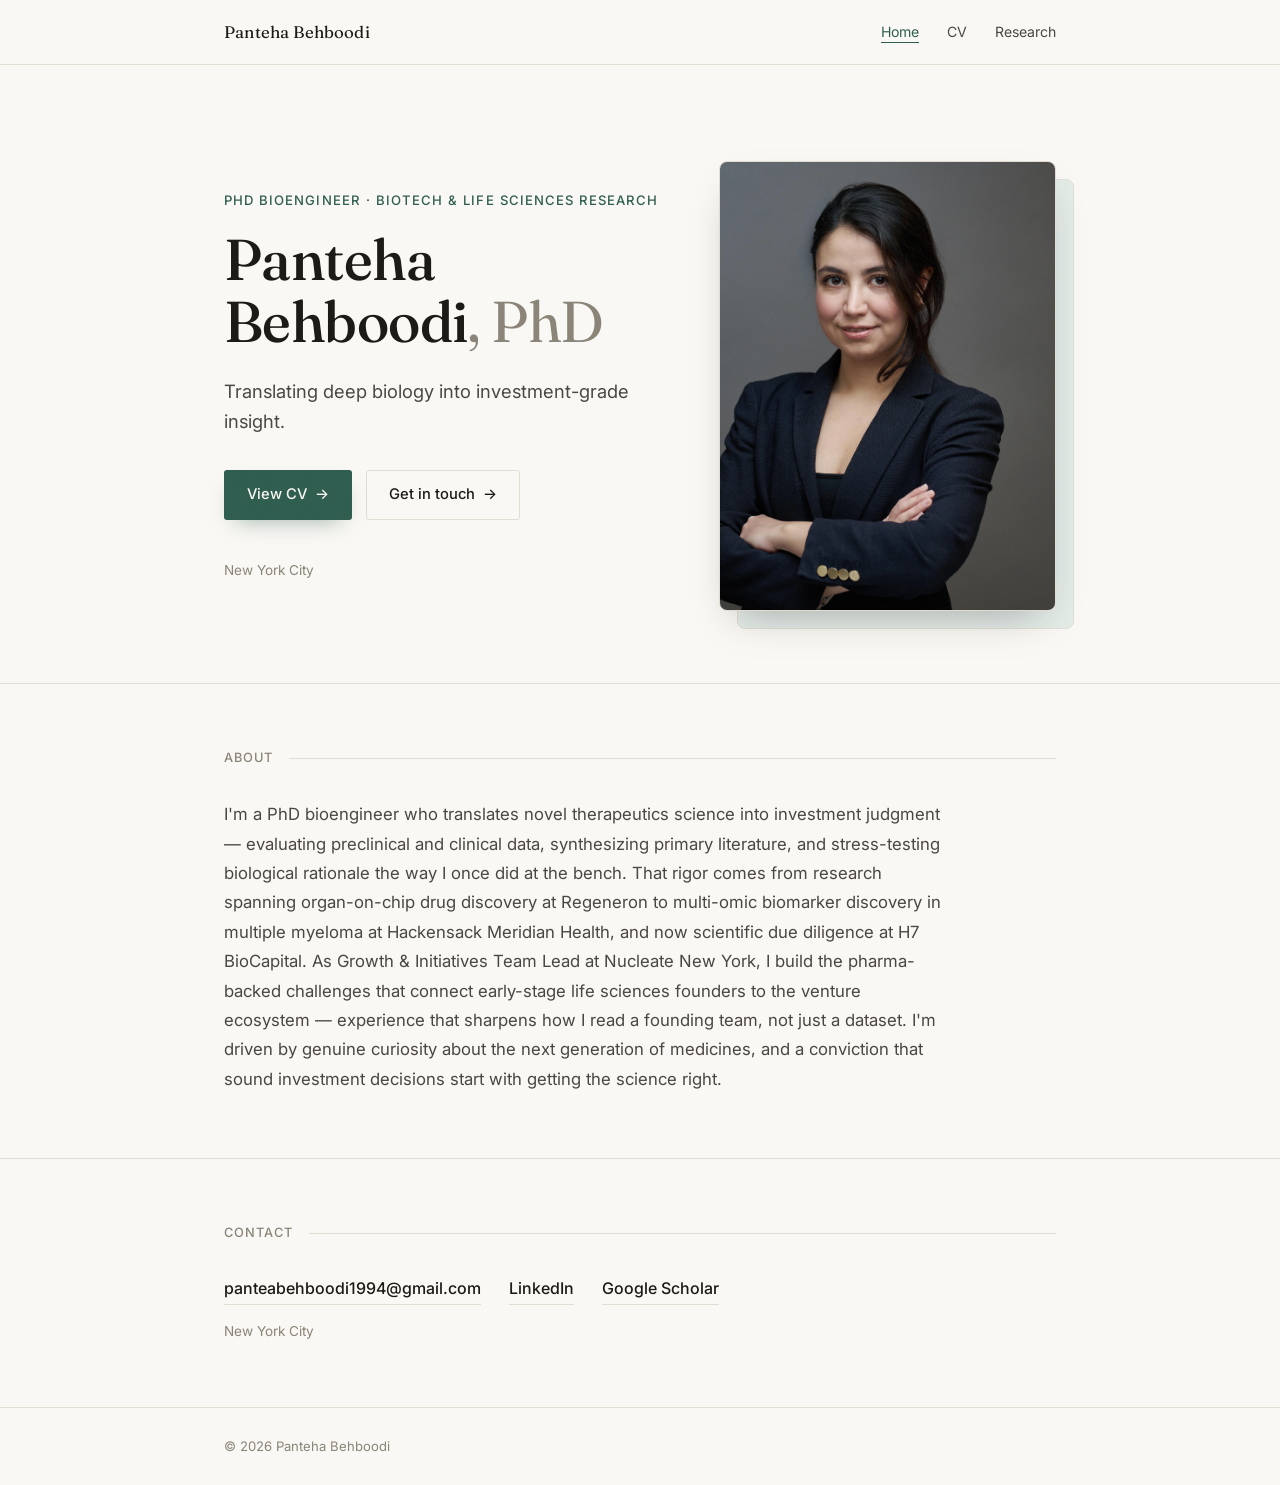
<file: index.html>
<!DOCTYPE html>
<html lang="en">
<head>
<meta charset="UTF-8">
<meta name="viewport" content="width=device-width, initial-scale=1.0">
<title>Panteha Behboodi, PhD</title>
<meta name="description" content="Panteha Behboodi, PhD — bioengineer applying translational science and scientific due diligence to biotech and medtech venture investing.">
<link rel="icon" href="data:image/svg+xml,%3Csvg xmlns='http://www.w3.org/2000/svg' viewBox='0 0 64 64'%3E%3Crect width='64' height='64' rx='14' fill='%232f5d4f'/%3E%3Ctext x='32' y='43' font-family='Georgia,serif' font-size='30' fill='%23faf8f4' text-anchor='middle'%3EPB%3C/text%3E%3C/svg%3E">
<link rel="preconnect" href="https://fonts.googleapis.com">
<link rel="preconnect" href="https://fonts.gstatic.com" crossorigin>
<link href="https://fonts.googleapis.com/css2?family=Fraunces:opsz,wght@9..144,400;9..144,500;9..144,600&family=Inter:wght@400;500;600&display=swap" rel="stylesheet">
<link rel="stylesheet" href="css/style.css">
</head>
<body data-page="home">

<div class="noise-overlay" aria-hidden="true"></div>
<div class="scroll-progress" aria-hidden="true"><span></span></div>

<header class="site-header">
  <div class="wrap header-inner">
    <a href="index.html" class="logo">Panteha Behboodi</a>
    <nav class="main-nav">
      <button class="nav-toggle" aria-label="Toggle navigation" aria-expanded="false">
        <span></span><span></span><span></span>
      </button>
      <ul class="nav-links">
        <li><a href="index.html" data-page="home">Home</a></li>
        <li><a href="cv.html" data-page="cv">CV</a></li>
        <li><a href="research.html" data-page="research">Research</a></li>
      </ul>
    </nav>
  </div>
</header>

<main>

  <!-- HERO -->
  <section class="hero">
    <div class="wrap hero-inner">
      <div class="hero-text">
        <p class="hero-eyebrow">PhD Bioengineer &middot; Biotech &amp; Life Sciences Research</p>
        <h1>Panteha Behboodi<span class="cred">, PhD</span></h1>
        <p class="hero-lede">Translating deep biology into investment-grade insight.</p>
        <div class="hero-actions">
          <a href="cv.html" class="btn btn-primary">View CV</a>
          <a href="#contact" class="btn btn-ghost">Get in touch</a>
        </div>
        <p class="hero-location">New York City</p>
      </div>
      <div class="hero-photo-wrap">
        <div class="hero-photo-frame" aria-hidden="true"></div>
        <div class="hero-photo">
          <img src="assets/headshot.jpg" alt="Portrait of Panteha Behboodi">
        </div>
      </div>
    </div>
  </section>

  <!-- ABOUT -->
  <section id="about" class="section about">
    <div class="wrap">
      <p class="section-label">About</p>
      <div class="about-grid">
        <p class="about-text">
          I'm a PhD bioengineer who translates novel therapeutics science into investment
          judgment &mdash; evaluating preclinical and clinical data, synthesizing primary
          literature, and stress-testing biological rationale the way I once did at the
          bench. That rigor comes from research spanning organ-on-chip drug discovery at
          Regeneron to multi-omic biomarker discovery in multiple myeloma at Hackensack
          Meridian Health, and now scientific due diligence at H7 BioCapital. As Growth
          &amp; Initiatives Team Lead at Nucleate New York, I build the pharma-backed
          challenges that connect
          early-stage life sciences founders to the venture ecosystem &mdash; experience
          that sharpens how I read a founding team, not just a dataset. I'm driven by
          genuine curiosity about the next generation of medicines, and a conviction that
          sound investment decisions start with getting the science right.
        </p>
      </div>
    </div>
  </section>

  <!-- CONTACT -->
  <section id="contact" class="section contact">
    <div class="wrap">
      <p class="section-label">Contact</p>
      <div class="contact-links">
        <a href="mailto:panteabehboodi1994@gmail.com" class="contact-link">panteabehboodi1994@gmail.com</a>
        <a href="https://www.linkedin.com/in/panteha-behboodi-753b9969/" target="_blank" rel="noopener" id="linkedin-link" class="contact-link">LinkedIn</a>
        <a href="https://scholar.google.com/citations?user=2huU-koAAAAJ&amp;hl=en" target="_blank" rel="noopener" id="scholar-link-2" class="contact-link">Google Scholar</a>
      </div>
      <p class="contact-location">New York City</p>
    </div>
  </section>

</main>

<footer class="site-footer">
  <div class="wrap footer-inner">
    <p>&copy; <span id="year"></span> Panteha Behboodi</p>
  </div>
</footer>

<script src="js/script.js"></script>
</body>
</html>
</file>
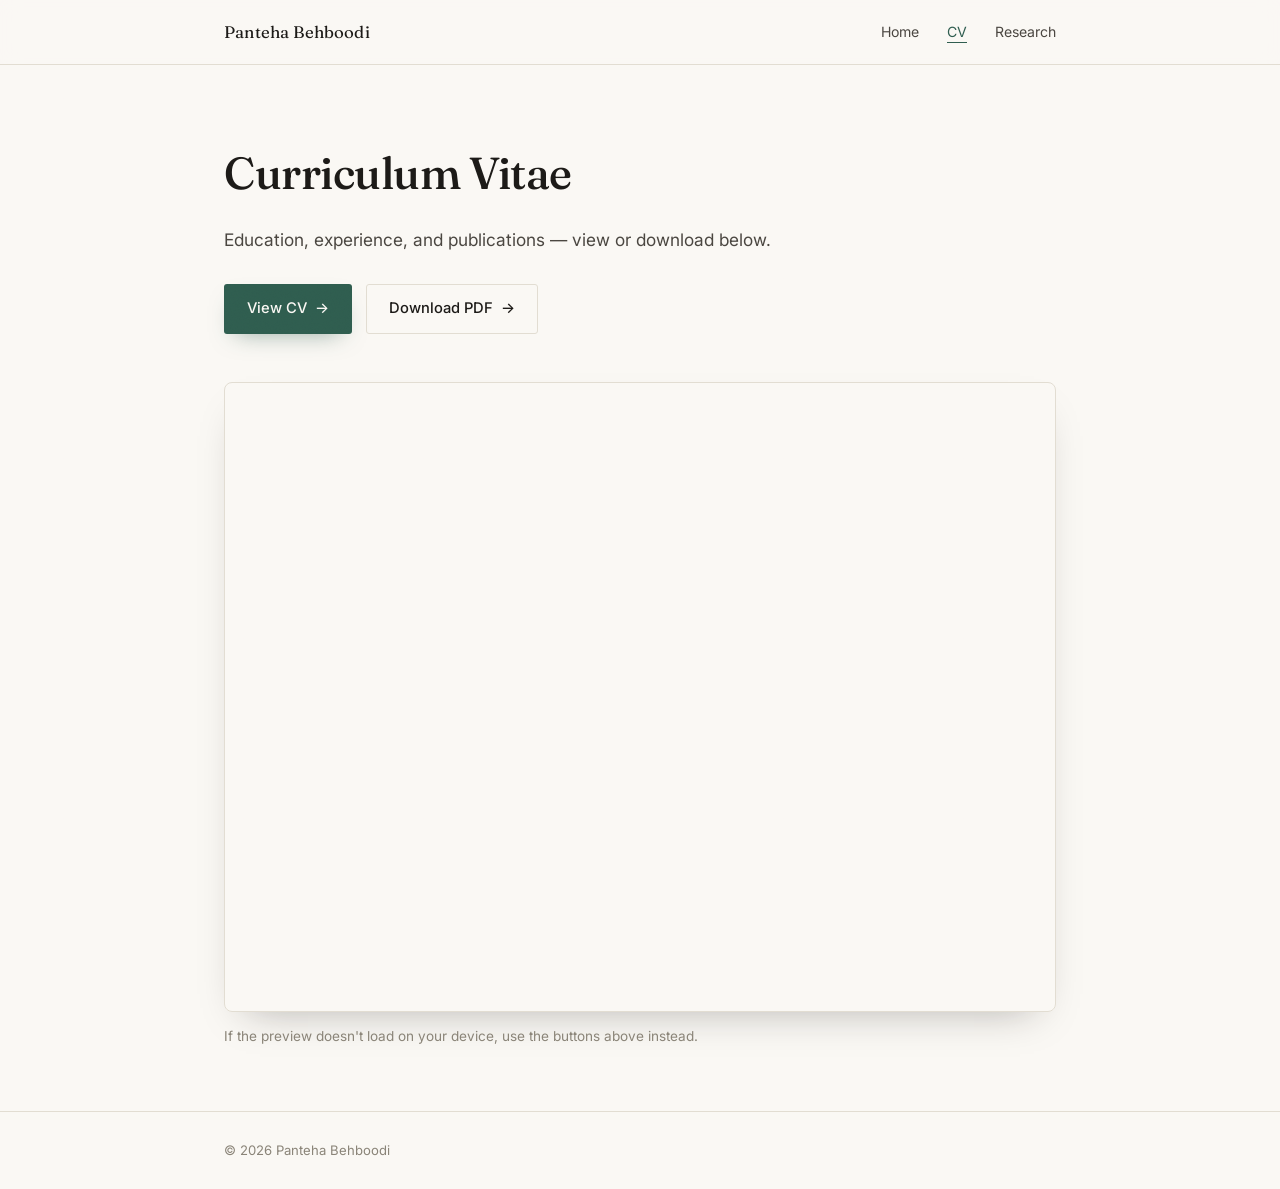
<file: cv.html>
<!DOCTYPE html>
<html lang="en">
<head>
<meta charset="UTF-8">
<meta name="viewport" content="width=device-width, initial-scale=1.0">
<title>CV — Panteha Behboodi, PhD</title>
<meta name="description" content="Curriculum vitae for Panteha Behboodi, PhD — bioengineering, translational research, and biotech venture experience.">
<link rel="icon" href="data:image/svg+xml,%3Csvg xmlns='http://www.w3.org/2000/svg' viewBox='0 0 64 64'%3E%3Crect width='64' height='64' rx='14' fill='%232f5d4f'/%3E%3Ctext x='32' y='43' font-family='Georgia,serif' font-size='30' fill='%23faf8f4' text-anchor='middle'%3EPB%3C/text%3E%3C/svg%3E">
<link rel="preconnect" href="https://fonts.googleapis.com">
<link rel="preconnect" href="https://fonts.gstatic.com" crossorigin>
<link href="https://fonts.googleapis.com/css2?family=Fraunces:opsz,wght@9..144,400;9..144,500;9..144,600&family=Inter:wght@400;500;600&display=swap" rel="stylesheet">
<link rel="stylesheet" href="css/style.css">
</head>
<body data-page="cv">

<div class="noise-overlay" aria-hidden="true"></div>
<div class="scroll-progress" aria-hidden="true"><span></span></div>

<header class="site-header">
  <div class="wrap header-inner">
    <a href="index.html" class="logo">Panteha Behboodi</a>
    <nav class="main-nav">
      <button class="nav-toggle" aria-label="Toggle navigation" aria-expanded="false">
        <span></span><span></span><span></span>
      </button>
      <ul class="nav-links">
        <li><a href="index.html" data-page="home">Home</a></li>
        <li><a href="cv.html" data-page="cv">CV</a></li>
        <li><a href="research.html" data-page="research">Research</a></li>
      </ul>
    </nav>
  </div>
</header>

<main>

  <section class="page-header">
    <div class="wrap">
      <h1>Curriculum Vitae</h1>
      <p class="page-lede">Education, experience, and publications — view or download below.</p>
      <div class="cv-actions">
        <a href="assets/Panteha-Behboodi-CV.pdf" target="_blank" rel="noopener" class="btn btn-primary">View CV</a>
        <a href="assets/Panteha-Behboodi-CV.pdf" download class="btn btn-ghost">Download PDF</a>
      </div>
    </div>
  </section>

  <section class="section cv-preview">
    <div class="wrap">
      <div class="cv-embed">
        <iframe src="assets/Panteha-Behboodi-CV.pdf" title="Panteha Behboodi CV" loading="lazy"></iframe>
      </div>
      <p class="cv-fallback">If the preview doesn't load on your device, use the buttons above instead.</p>
    </div>
  </section>

</main>

<footer class="site-footer">
  <div class="wrap footer-inner">
    <p>&copy; <span id="year"></span> Panteha Behboodi</p>
  </div>
</footer>

<script src="js/script.js"></script>
</body>
</html>
</file>
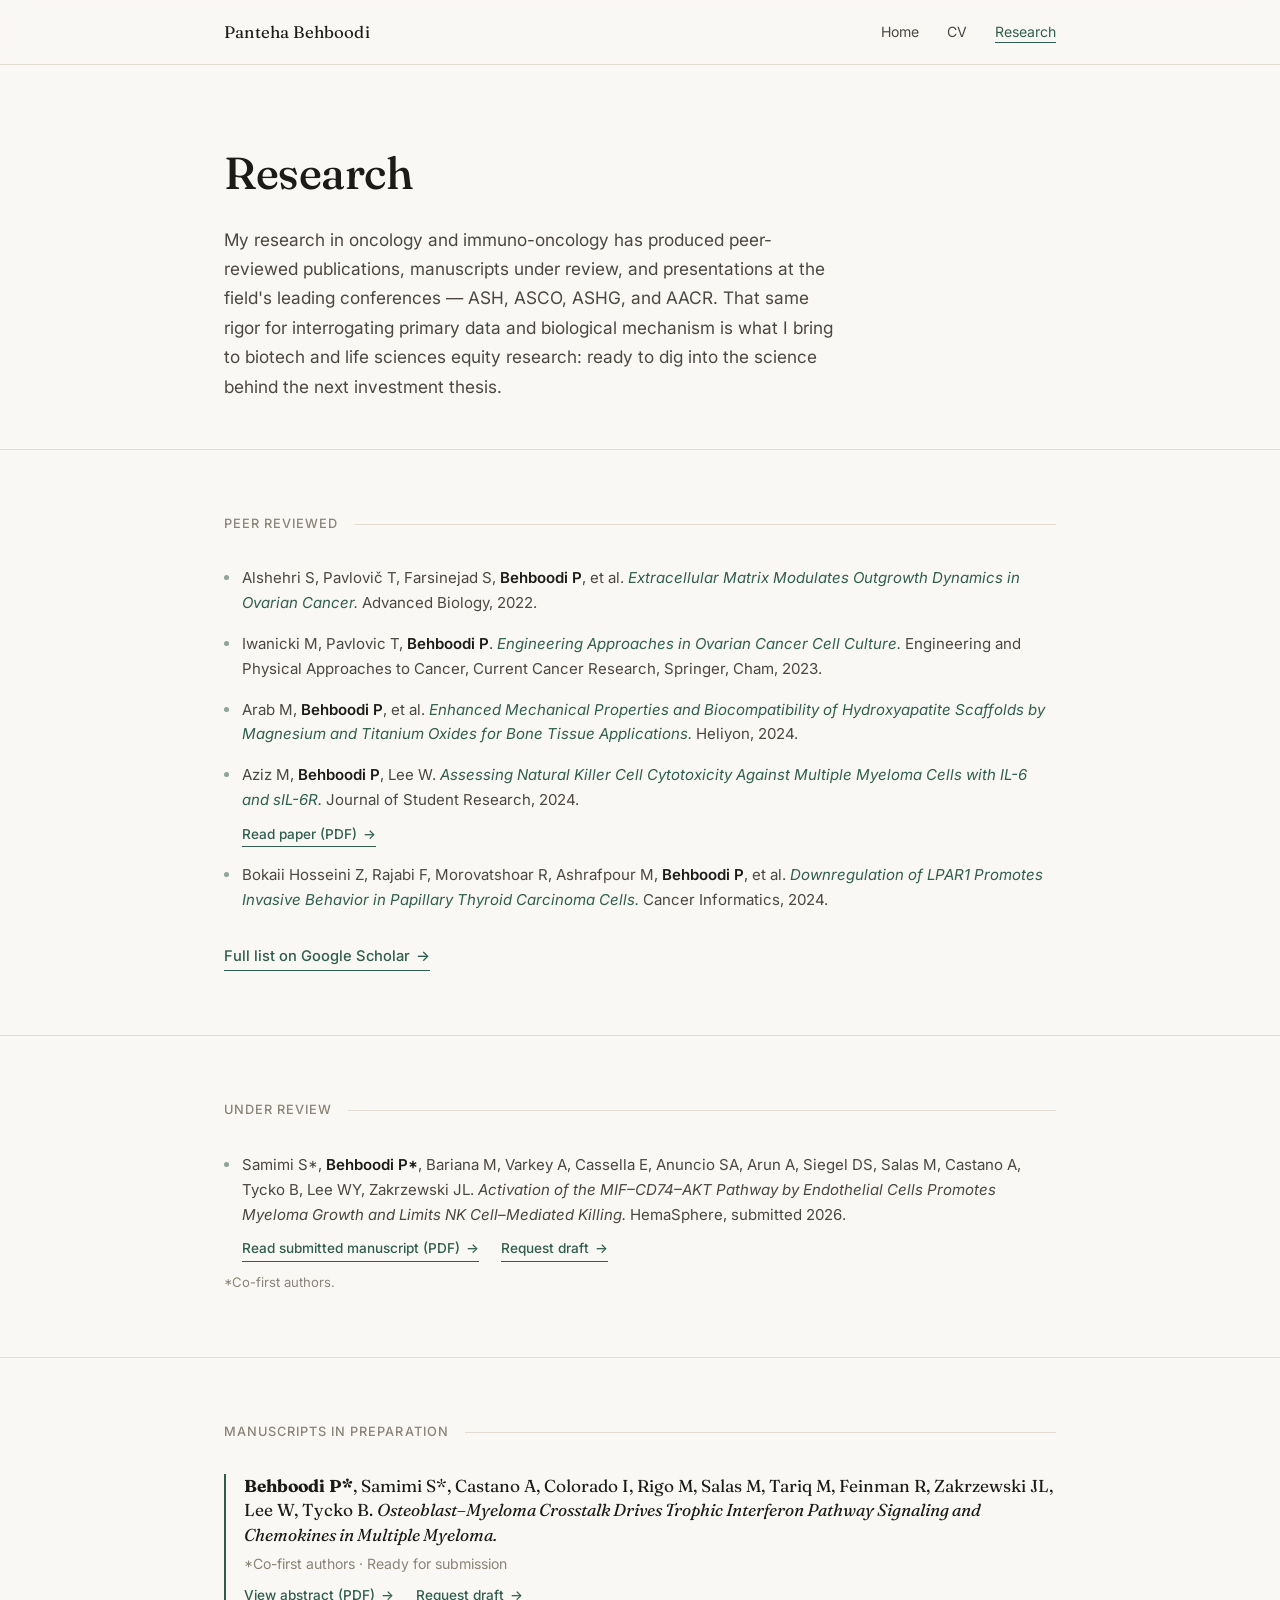
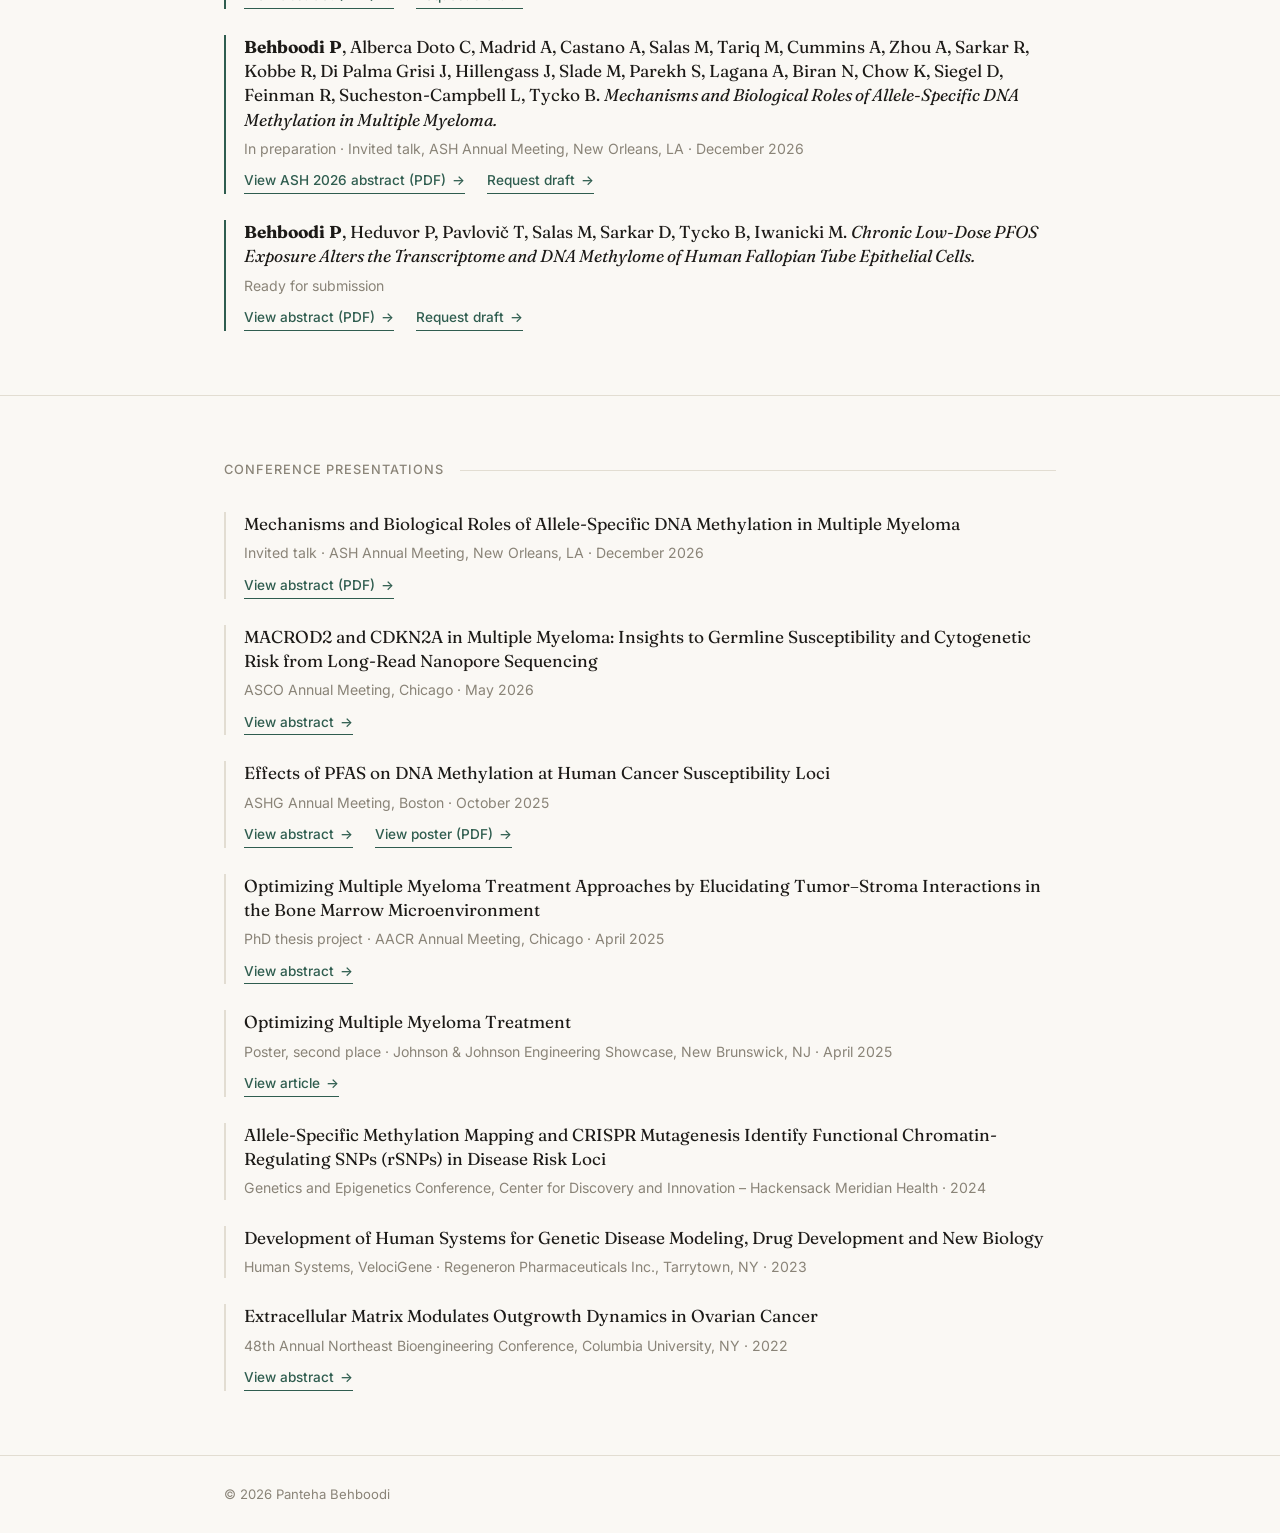
<file: research.html>
<!DOCTYPE html>
<html lang="en">
<head>
<meta charset="UTF-8">
<meta name="viewport" content="width=device-width, initial-scale=1.0">
<title>Research — Panteha Behboodi, PhD</title>
<meta name="description" content="Research interests, publications, manuscripts in preparation, and conference presentations from Panteha Behboodi, PhD.">
<link rel="icon" href="data:image/svg+xml,%3Csvg xmlns='http://www.w3.org/2000/svg' viewBox='0 0 64 64'%3E%3Crect width='64' height='64' rx='14' fill='%232f5d4f'/%3E%3Ctext x='32' y='43' font-family='Georgia,serif' font-size='30' fill='%23faf8f4' text-anchor='middle'%3EPB%3C/text%3E%3C/svg%3E">
<link rel="preconnect" href="https://fonts.googleapis.com">
<link rel="preconnect" href="https://fonts.gstatic.com" crossorigin>
<link href="https://fonts.googleapis.com/css2?family=Fraunces:opsz,wght@9..144,400;9..144,500;9..144,600&family=Inter:wght@400;500;600&display=swap" rel="stylesheet">
<link rel="stylesheet" href="css/style.css">
</head>
<body data-page="research">

<div class="noise-overlay" aria-hidden="true"></div>
<div class="scroll-progress" aria-hidden="true"><span></span></div>

<header class="site-header">
  <div class="wrap header-inner">
    <a href="index.html" class="logo">Panteha Behboodi</a>
    <nav class="main-nav">
      <button class="nav-toggle" aria-label="Toggle navigation" aria-expanded="false">
        <span></span><span></span><span></span>
      </button>
      <ul class="nav-links">
        <li><a href="index.html" data-page="home">Home</a></li>
        <li><a href="cv.html" data-page="cv">CV</a></li>
        <li><a href="research.html" data-page="research">Research</a></li>
      </ul>
    </nav>
  </div>
</header>

<main>

  <section class="page-header">
    <div class="wrap">
      <h1>Research</h1>
      <p class="page-lede">
        My research in oncology and immuno-oncology has produced
        peer-reviewed publications, manuscripts under review, and presentations at the
        field's leading conferences &mdash; ASH, ASCO, ASHG, and AACR. That same rigor for
        interrogating primary data and biological mechanism is what I bring to biotech and
        life sciences equity research: ready to dig into the science behind the next
        investment thesis.
      </p>
    </div>
  </section>

  <!-- PEER REVIEWED -->
  <section id="peer-reviewed" class="section peer-reviewed">
    <div class="wrap">
      <p class="section-label">Peer Reviewed</p>
      <ul class="pub-list">
        <li>Alshehri S, Pavlovi&#269; T, Farsinejad S, <strong>Behboodi P</strong>, et al. <a href="https://advanced.onlinelibrary.wiley.com/doi/10.1002/adbi.202200197" target="_blank" rel="noopener"><em>Extracellular Matrix Modulates Outgrowth Dynamics in Ovarian Cancer.</em></a> Advanced Biology, 2022.</li>
        <li>Iwanicki M, Pavlovic T, <strong>Behboodi P</strong>. <a href="https://doi.org/10.1007/978-3-031-22802-5_8" target="_blank" rel="noopener"><em>Engineering Approaches in Ovarian Cancer Cell Culture.</em></a> Engineering and Physical Approaches to Cancer, Current Cancer Research, Springer, Cham, 2023.</li>
        <li>Arab M, <strong>Behboodi P</strong>, et al. <a href="https://doi.org/10.1016/j.heliyon.2024.e33847" target="_blank" rel="noopener"><em>Enhanced Mechanical Properties and Biocompatibility of Hydroxyapatite Scaffolds by Magnesium and Titanium Oxides for Bone Tissue Applications.</em></a> Heliyon, 2024.</li>
        <li>Aziz M, <strong>Behboodi P</strong>, Lee W. <a href="https://www.jsr.org/index.php/path/article/download/2645/1516/12007" target="_blank" rel="noopener"><em>Assessing Natural Killer Cell Cytotoxicity Against Multiple Myeloma Cells with IL-6 and sIL-6R.</em></a> Journal of Student Research, 2024.
          <a href="https://pbehbood.github.io/publications/papers/Aziz-Behboodi-Lee-2024-JSR.pdf" target="_blank" rel="noopener" class="paper-link">Read paper (PDF)</a>
        </li>
        <li>Bokaii Hosseini Z, Rajabi F, Morovatshoar R, Ashrafpour M, <strong>Behboodi P</strong>, et al. <a href="https://journals.sagepub.com/doi/full/10.1177/11769351241277012" target="_blank" rel="noopener"><em>Downregulation of LPAR1 Promotes Invasive Behavior in Papillary Thyroid Carcinoma Cells.</em></a> Cancer Informatics, 2024.</li>
      </ul>
      <p class="pub-link">
        <a href="https://scholar.google.com/citations?user=2huU-koAAAAJ&amp;hl=en" target="_blank" rel="noopener" id="scholar-link">Full list on Google Scholar</a>
      </p>
    </div>
  </section>

  <!-- UNDER REVIEW -->
  <section id="under-review" class="section under-review">
    <div class="wrap">
      <p class="section-label">Under Review</p>
      <ul class="pub-list">
        <li>Samimi S&#42;, <strong>Behboodi P&#42;</strong>, Bariana M, Varkey A, Cassella E, Anuncio SA, Arun A, Siegel DS, Salas M, Castano A, Tycko B, Lee WY, Zakrzewski JL. <em>Activation of the MIF&ndash;CD74&ndash;AKT Pathway by Endothelial Cells Promotes Myeloma Growth and Limits NK Cell&ndash;Mediated Killing.</em> HemaSphere, submitted 2026.
          <span class="paper-links">
            <a href="https://pbehbood.github.io/publications/papers/Samimi-Behboodi-2026-HemaSphere-submitted.pdf" target="_blank" rel="noopener" class="paper-link">Read submitted manuscript (PDF)</a>
            <a href="mailto:panteabehboodi1994@gmail.com?subject=Draft%20request%3A%20MIF-CD74-AKT%20endothelial%20cells%20in%20myeloma" class="paper-link">Request draft</a>
          </span>
        </li>
      </ul>
      <p class="pub-note">&#42;Co-first authors.</p>
    </div>
  </section>

  <!-- MANUSCRIPTS IN PREPARATION -->
  <section id="in-preparation" class="section in-preparation">
    <div class="wrap">
      <p class="section-label">Manuscripts in Preparation</p>
      <ul class="paper-list">
        <li class="paper-item">
          <p class="paper-title"><strong>Behboodi P&#42;</strong>, Samimi S&#42;, Castano A, Colorado I, Rigo M, Salas M, Tariq M, Feinman R, Zakrzewski JL, Lee W, Tycko B. <em>Osteoblast&ndash;Myeloma Crosstalk Drives Trophic Interferon Pathway Signaling and Chemokines in Multiple Myeloma.</em></p>
          <p class="paper-meta">&#42;Co-first authors &middot; Ready for submission</p>
          <span class="paper-links">
            <a href="https://pbehbood.github.io/publications/papers/Behboodi-Samimi-Osteoblast-Myeloma-abstract.pdf" target="_blank" rel="noopener" class="paper-link">View abstract (PDF)</a>
            <a href="mailto:panteabehboodi1994@gmail.com?subject=Draft%20request%3A%20Osteoblast-myeloma%20crosstalk" class="paper-link">Request draft</a>
          </span>
        </li>
        <li class="paper-item">
          <p class="paper-title"><strong>Behboodi P</strong>, Alberca Doto C, Madrid A, Castano A, Salas M, Tariq M, Cummins A, Zhou A, Sarkar R, Kobbe R, Di Palma Grisi J, Hillengass J, Slade M, Parekh S, Lagana A, Biran N, Chow K, Siegel D, Feinman R, Sucheston-Campbell L, Tycko B. <em>Mechanisms and Biological Roles of Allele-Specific DNA Methylation in Multiple Myeloma.</em></p>
          <p class="paper-meta">In preparation &middot; Invited talk, ASH Annual Meeting, New Orleans, LA &middot; December 2026</p>
          <span class="paper-links">
            <a href="https://pbehbood.github.io/publications/papers/Behboodi-ASH-2026-abstract.pdf" target="_blank" rel="noopener" class="paper-link">View ASH 2026 abstract (PDF)</a>
            <a href="mailto:panteabehboodi1994@gmail.com?subject=Draft%20request%3A%20Allele-specific%20methylation%20in%20MM" class="paper-link">Request draft</a>
          </span>
        </li>
        <li class="paper-item">
          <p class="paper-title"><strong>Behboodi P</strong>, Heduvor P, Pavlovi&#269; T, Salas M, Sarkar D, Tycko B, Iwanicki M. <em>Chronic Low-Dose PFOS Exposure Alters the Transcriptome and DNA Methylome of Human Fallopian Tube Epithelial Cells.</em></p>
          <p class="paper-meta">Ready for submission</p>
          <span class="paper-links">
            <a href="https://pbehbood.github.io/publications/papers/Behboodi-PFOS-FNE-abstract.pdf" target="_blank" rel="noopener" class="paper-link">View abstract (PDF)</a>
            <a href="mailto:panteabehboodi1994@gmail.com?subject=Draft%20request%3A%20PFOS%20fallopian%20tube%20epithelial%20cells" class="paper-link">Request draft</a>
          </span>
        </li>
      </ul>
    </div>
  </section>

  <!-- CONFERENCE PRESENTATIONS -->
  <section id="conference-presentations" class="section conference-presentations">
    <div class="wrap">
      <p class="section-label">Conference Presentations</p>
      <ul class="paper-list">
        <li class="paper-item is-progress">
          <p class="paper-title">Mechanisms and Biological Roles of Allele-Specific DNA Methylation in Multiple Myeloma</p>
          <p class="paper-meta">Invited talk &middot; ASH Annual Meeting, New Orleans, LA &middot; December 2026</p>
          <a href="https://pbehbood.github.io/publications/papers/Behboodi-ASH-2026-abs26-15093.pdf" target="_blank" rel="noopener" class="paper-link">View abstract (PDF)</a>
        </li>
        <li class="paper-item is-progress">
          <p class="paper-title">MACROD2 and CDKN2A in Multiple Myeloma: Insights to Germline Susceptibility and Cytogenetic Risk from Long-Read Nanopore Sequencing</p>
          <p class="paper-meta">ASCO Annual Meeting, Chicago &middot; May 2026</p>
          <a href="https://www.asco.org/abstracts-presentations/262455" target="_blank" rel="noopener" class="paper-link">View abstract</a>
        </li>
        <li class="paper-item is-progress">
          <p class="paper-title">Effects of PFAS on DNA Methylation at Human Cancer Susceptibility Loci</p>
          <p class="paper-meta">ASHG Annual Meeting, Boston &middot; October 2025</p>
          <span class="paper-links">
            <a href="https://meetings.ashg.org/event/ASHG25/sessions/SES79DJR9WL3FRG4O" target="_blank" rel="noopener" class="paper-link">View abstract</a>
            <a href="https://pbehbood.github.io/publications/papers/Behboodi-ASHG-2025-PFOS-poster.pdf" target="_blank" rel="noopener" class="paper-link">View poster (PDF)</a>
          </span>
        </li>
        <li class="paper-item is-progress">
          <p class="paper-title">Optimizing Multiple Myeloma Treatment Approaches by Elucidating Tumor&ndash;Stroma Interactions in the Bone Marrow Microenvironment</p>
          <p class="paper-meta">PhD thesis project &middot; AACR Annual Meeting, Chicago &middot; April 2025</p>
          <a href="https://aacrjournals.org/cancerres/article/85/8_Supplement_1/5237/759872" target="_blank" rel="noopener" class="paper-link">View abstract</a>
        </li>
        <li class="paper-item is-progress">
          <p class="paper-title">Optimizing Multiple Myeloma Treatment</p>
          <p class="paper-meta">Poster, second place &middot; Johnson &amp; Johnson Engineering Showcase, New Brunswick, NJ &middot; April 2025</p>
          <a href="https://www.stevens.edu/news/panteha-behboodi-wins-second-place-at-johnson-and-johnson-engineering" target="_blank" rel="noopener" class="paper-link">View article</a>
        </li>
        <li class="paper-item is-progress">
          <p class="paper-title">Allele-Specific Methylation Mapping and CRISPR Mutagenesis Identify Functional Chromatin-Regulating SNPs (rSNPs) in Disease Risk Loci</p>
          <p class="paper-meta">Genetics and Epigenetics Conference, Center for Discovery and Innovation &ndash; Hackensack Meridian Health &middot; 2024</p>
        </li>
        <li class="paper-item is-progress">
          <p class="paper-title">Development of Human Systems for Genetic Disease Modeling, Drug Development and New Biology</p>
          <p class="paper-meta">Human Systems, VelociGene &middot; Regeneron Pharmaceuticals Inc., Tarrytown, NY &middot; 2023</p>
        </li>
        <li class="paper-item is-progress">
          <p class="paper-title">Extracellular Matrix Modulates Outgrowth Dynamics in Ovarian Cancer</p>
          <p class="paper-meta">48th Annual Northeast Bioengineering Conference, Columbia University, NY &middot; 2022</p>
          <a href="https://www.proquest.com/openview/ee0d293ffc2c93ebaf424b2d7efd7583/1?pq-origsite=gscholar&amp;cbl=5161120" target="_blank" rel="noopener" class="paper-link">View abstract</a>
        </li>
      </ul>
    </div>
  </section>

</main>

<footer class="site-footer">
  <div class="wrap footer-inner">
    <p>&copy; <span id="year"></span> Panteha Behboodi</p>
  </div>
</footer>

<script src="js/script.js"></script>
</body>
</html>
</file>
<file: css/style.css>
/* ============================
   Tokens
============================ */
:root {
  --bg: #faf8f4;
  --bg-alt: #f2efe8;
  --ink: #1c1a17;
  --ink-soft: #4a4640;
  --ink-faint: #8a8478;
  --accent: #2f5d4f;
  --accent-soft: #e4ece8;
  --line: #e2ddd2;
  --card-bg: #ffffff;

  --font-serif: 'Fraunces', Georgia, 'Times New Roman', serif;
  --font-sans: 'Inter', -apple-system, BlinkMacSystemFont, 'Segoe UI', sans-serif;

  --max: 880px;
  --gutter: 24px;
}

@media (prefers-color-scheme: dark) {
  :root {
    --bg: #161512;
    --bg-alt: #1c1b18;
    --ink: #f2efe8;
    --ink-soft: #c9c3b6;
    --ink-faint: #837d70;
    --accent: #7fb8a2;
    --accent-soft: #223530;
    --line: #2c2a25;
    --card-bg: #1c1b18;
  }
}

* { box-sizing: border-box; }
html { scroll-behavior: smooth; }

body {
  margin: 0;
  background: var(--bg);
  color: var(--ink);
  font-family: var(--font-sans);
  font-size: 16px;
  line-height: 1.6;
  -webkit-font-smoothing: antialiased;
}

.wrap {
  max-width: var(--max);
  margin: 0 auto;
  padding: 0 var(--gutter);
}

h1, h2, h3 {
  font-family: var(--font-serif);
  font-weight: 500;
  color: var(--ink);
  margin: 0;
}

a {
  color: inherit;
  text-decoration: none;
}

ul { margin: 0; padding: 0; list-style: none; }
p { margin: 0; }

::selection {
  background: var(--accent);
  color: var(--bg);
}

/* ============================
   Grain overlay & scroll progress
============================ */
.noise-overlay {
  position: fixed;
  inset: 0;
  z-index: 999;
  pointer-events: none;
  opacity: 0.035;
  mix-blend-mode: overlay;
  background-image: url("data:image/svg+xml,%3Csvg xmlns='http://www.w3.org/2000/svg' width='180' height='180'%3E%3Cfilter id='n'%3E%3CfeTurbulence type='fractalNoise' baseFrequency='0.85' numOctaves='2' stitchTiles='stitch'/%3E%3C/filter%3E%3Crect width='100%25' height='100%25' filter='url(%23n)'/%3E%3C/svg%3E");
}

@media (prefers-color-scheme: dark) {
  .noise-overlay { opacity: 0.05; }
}

.scroll-progress {
  position: fixed;
  top: 0;
  left: 0;
  width: 100%;
  height: 2px;
  z-index: 1000;
  pointer-events: none;
}

.scroll-progress span {
  display: block;
  height: 100%;
  width: 0%;
  background: var(--accent);
  transition: width 0.1s linear;
}

/* ============================
   Header
============================ */
.site-header {
  position: sticky;
  top: 0;
  z-index: 100;
  background: color-mix(in srgb, var(--bg) 88%, transparent);
  backdrop-filter: blur(10px);
  border-bottom: 1px solid var(--line);
}

.header-inner {
  display: flex;
  align-items: center;
  justify-content: space-between;
  height: 64px;
}

.logo {
  font-family: var(--font-serif);
  font-size: 1.05rem;
  letter-spacing: 0.01em;
}

.nav-links {
  display: flex;
  gap: 28px;
}

.nav-links a {
  font-size: 0.88rem;
  color: var(--ink-soft);
  transition: color 0.15s ease;
  position: relative;
  padding-bottom: 3px;
}

.nav-links a::after {
  content: '';
  position: absolute;
  left: 0;
  bottom: 0;
  width: 100%;
  height: 1px;
  background: var(--accent);
  transform: scaleX(0);
  transform-origin: left;
  transition: transform 0.2s ease;
}

.nav-links a:hover { color: var(--accent); }
.nav-links a:hover::after,
.nav-links a.active::after { transform: scaleX(1); }
.nav-links a.active { color: var(--accent); }

.nav-toggle {
  display: none;
  flex-direction: column;
  gap: 5px;
  background: none;
  border: none;
  cursor: pointer;
  padding: 8px;
}

.nav-toggle span {
  width: 20px;
  height: 1.5px;
  background: var(--ink);
  display: block;
}

/* ============================
   Hero
============================ */
.hero {
  padding: 96px 0 72px;
}

.hero-inner {
  display: grid;
  grid-template-columns: 1.3fr 1fr;
  gap: 56px;
  align-items: center;
}

.hero-photo-wrap {
  position: relative;
  justify-self: end;
  width: 100%;
  max-width: 340px;
}

.hero-photo-frame {
  position: absolute;
  top: 18px;
  left: 18px;
  width: 100%;
  height: 100%;
  border-radius: 8px;
  background: var(--accent-soft);
  border: 1px solid var(--line);
  z-index: 0;
}

.hero-photo {
  position: relative;
  z-index: 1;
  width: 100%;
  aspect-ratio: 3 / 4;
  border-radius: 8px;
  overflow: hidden;
  background: var(--bg-alt);
  border: 1px solid var(--line);
  box-shadow: 0 18px 40px -18px rgba(28, 26, 23, 0.35);
}

.hero-photo img {
  width: 100%;
  height: 100%;
  object-fit: cover;
  display: block;
  filter: grayscale(0.15);
  transition: transform 0.5s ease;
}

.hero-photo:hover img {
  transform: scale(1.03);
}

.hero-eyebrow {
  font-size: 0.82rem;
  letter-spacing: 0.08em;
  text-transform: uppercase;
  color: var(--accent);
  margin-bottom: 18px;
  font-weight: 500;
}

.hero h1 {
  font-size: clamp(2.4rem, 6vw, 3.6rem);
  line-height: 1.08;
  letter-spacing: -0.01em;
}

.hero h1 .cred {
  color: var(--ink-faint);
  font-weight: 400;
}

.hero-lede {
  margin-top: 22px;
  max-width: 560px;
  font-size: 1.15rem;
  color: var(--ink-soft);
  line-height: 1.65;
}

.hero-actions {
  margin-top: 34px;
  display: flex;
  gap: 14px;
  flex-wrap: wrap;
}

.btn {
  display: inline-flex;
  align-items: center;
  gap: 8px;
  padding: 12px 22px;
  border-radius: 3px;
  font-size: 0.92rem;
  font-weight: 500;
  transition: all 0.18s ease;
  border: 1px solid transparent;
}

.btn::after {
  content: '\2192';
  display: inline-block;
  transition: transform 0.18s ease;
}

.btn:hover::after {
  transform: translateX(3px);
}

.btn-primary {
  background: var(--accent);
  color: var(--bg);
  box-shadow: 0 10px 24px -12px rgba(47, 93, 79, 0.55);
}

.btn-primary:hover {
  opacity: 0.92;
  transform: translateY(-1px);
  box-shadow: 0 14px 28px -12px rgba(47, 93, 79, 0.6);
}

.btn-ghost {
  border-color: var(--line);
  color: var(--ink);
}

.btn-ghost:hover {
  border-color: var(--accent);
  color: var(--accent);
  transform: translateY(-1px);
}

.hero-location {
  margin-top: 40px;
  font-size: 0.85rem;
  color: var(--ink-faint);
}

/* ============================
   Sections (shared)
============================ */
.section {
  padding: 64px 0;
  border-top: 1px solid var(--line);
}

.section-label {
  display: flex;
  align-items: center;
  gap: 16px;
  font-size: 0.8rem;
  letter-spacing: 0.08em;
  text-transform: uppercase;
  color: var(--ink-faint);
  margin-bottom: 32px;
  font-weight: 500;
}

.section-label::after {
  content: '';
  flex: 1;
  height: 1px;
  background: var(--line);
}

/* ============================
   About
============================ */
.about-grid {
  display: grid;
  gap: 22px;
  max-width: 720px;
}

.about-text {
  font-size: 1.05rem;
  color: var(--ink-soft);
  line-height: 1.75;
}

/* ============================
   Page header (CV / Research)
============================ */
.page-header {
  padding: 72px 0 48px;
}

.page-header h1 {
  font-size: clamp(2rem, 5vw, 2.8rem);
  letter-spacing: -0.01em;
}

.page-lede {
  margin-top: 16px;
  max-width: 620px;
  font-size: 1.08rem;
  color: var(--ink-soft);
  line-height: 1.7;
}

.cv-actions {
  margin-top: 30px;
  display: flex;
  gap: 14px;
  flex-wrap: wrap;
}

/* ============================
   CV embed
============================ */
.cv-preview {
  padding-top: 0;
  border-top: none;
}

.cv-embed {
  width: 100%;
  height: 70vh;
  min-height: 420px;
  border-radius: 8px;
  overflow: hidden;
  border: 1px solid var(--line);
  box-shadow: 0 18px 40px -22px rgba(28, 26, 23, 0.35);
}

.cv-embed iframe {
  width: 100%;
  height: 100%;
  border: none;
  display: block;
}

.cv-fallback {
  margin-top: 14px;
  font-size: 0.85rem;
  color: var(--ink-faint);
}

/* ============================
   Publications
============================ */
.pub-list {
  display: flex;
  flex-direction: column;
  gap: 16px;
}

.pub-list li {
  font-size: 0.94rem;
  color: var(--ink-soft);
  line-height: 1.65;
  padding-left: 18px;
  position: relative;
}

.pub-list li::before {
  content: '';
  position: absolute;
  left: 0;
  top: 0.6em;
  width: 5px;
  height: 5px;
  border-radius: 50%;
  background: var(--accent);
  opacity: 0.55;
}

.pub-list strong {
  color: var(--ink);
  font-weight: 600;
}

.pub-list a {
  color: var(--accent);
  border-bottom: 1px solid transparent;
  transition: border-color 0.15s ease;
}

.pub-list a:hover {
  border-bottom-color: var(--accent);
}

.paper-links {
  display: flex;
  flex-wrap: wrap;
  gap: 8px 22px;
  margin-top: 10px;
}

.paper-links .paper-link {
  margin-top: 0;
}

.pub-list .paper-link {
  display: flex;
  width: fit-content;
  border-bottom: 1px solid var(--accent);
}

.pub-note {
  margin-top: 10px;
  font-size: 0.82rem;
  color: var(--ink-faint);
}

.pub-link {
  margin-top: 30px;
}

.pub-link a {
  display: inline-flex;
  align-items: center;
  gap: 6px;
  font-size: 0.92rem;
  color: var(--accent);
  font-weight: 500;
  border-bottom: 1px solid var(--accent);
  padding-bottom: 2px;
}

.pub-link a::after {
  content: '\2192';
  transition: transform 0.18s ease;
}

.pub-link a:hover::after {
  transform: translateX(3px);
}

/* ============================
   Working Papers / Works in Progress
============================ */
.paper-list {
  display: flex;
  flex-direction: column;
  gap: 26px;
}

.paper-item {
  padding-left: 18px;
  border-left: 2px solid var(--accent);
}

.paper-item.is-progress {
  border-left-color: var(--line);
}

.paper-title {
  font-family: var(--font-serif);
  font-size: 1.08rem;
  line-height: 1.4;
  margin-bottom: 6px;
}

.paper-meta {
  font-size: 0.88rem;
  color: var(--ink-faint);
}

.paper-link {
  display: inline-flex;
  align-items: center;
  gap: 6px;
  margin-top: 10px;
  font-size: 0.85rem;
  font-weight: 500;
  color: var(--accent);
  border-bottom: 1px solid var(--accent);
  padding-bottom: 1px;
}

.paper-link::after {
  content: '\2192';
  transition: transform 0.18s ease;
}

.paper-link:hover::after {
  transform: translateX(3px);
}

/* ============================
   Contact
============================ */
.contact-links {
  display: flex;
  gap: 28px;
  flex-wrap: wrap;
  margin-bottom: 16px;
}

.contact-link {
  font-size: 1rem;
  font-weight: 500;
  color: var(--ink);
  border-bottom: 1px solid var(--line);
  padding-bottom: 3px;
  transition: color 0.15s ease, border-color 0.15s ease;
}

.contact-link:hover {
  color: var(--accent);
  border-color: var(--accent);
}

.contact-location {
  font-size: 0.85rem;
  color: var(--ink-faint);
}

/* ============================
   Footer
============================ */
.site-footer {
  border-top: 1px solid var(--line);
}

.footer-inner {
  padding: 28px var(--gutter);
  font-size: 0.82rem;
  color: var(--ink-faint);
}

/* ============================
   Responsive
============================ */
@media (max-width: 720px) {
  .nav-toggle { display: flex; }

  .nav-links {
    position: absolute;
    top: 64px;
    left: 0;
    right: 0;
    background: var(--bg);
    border-bottom: 1px solid var(--line);
    flex-direction: column;
    gap: 0;
    max-height: 0;
    overflow: hidden;
    transition: max-height 0.25s ease;
  }

  .nav-links.open {
    max-height: 320px;
  }

  .nav-links li {
    border-top: 1px solid var(--line);
  }

  .nav-links a {
    display: block;
    padding: 16px var(--gutter);
  }

  .page-header {
    padding: 48px 0 36px;
  }

  .cv-embed {
    height: 60vh;
    min-height: 320px;
  }

  .hero {
    padding: 48px 0 40px;
  }

  .hero-inner {
    grid-template-columns: 1fr;
    gap: 32px;
  }

  .hero-inner .hero-text {
    order: 2;
  }

  .hero-photo-wrap {
    order: 1;
    justify-self: start;
    max-width: 220px;
  }

  .hero-photo-frame {
    top: 12px;
    left: 12px;
  }

  .section {
    padding: 48px 0;
  }
}

/* ============================
   Scroll reveal
============================ */
.reveal {
  opacity: 0;
  transform: translateY(18px);
  transition: opacity 0.6s ease, transform 0.6s ease;
}

.reveal.reveal-visible {
  opacity: 1;
  transform: translateY(0);
}

@media (prefers-reduced-motion: reduce) {
  .reveal {
    opacity: 1;
    transform: none;
    transition: none;
  }

  .hero-photo img,
  .btn::after,
  .pub-link a::after {
    transition: none;
  }

  html { scroll-behavior: auto; }
}
</file>
